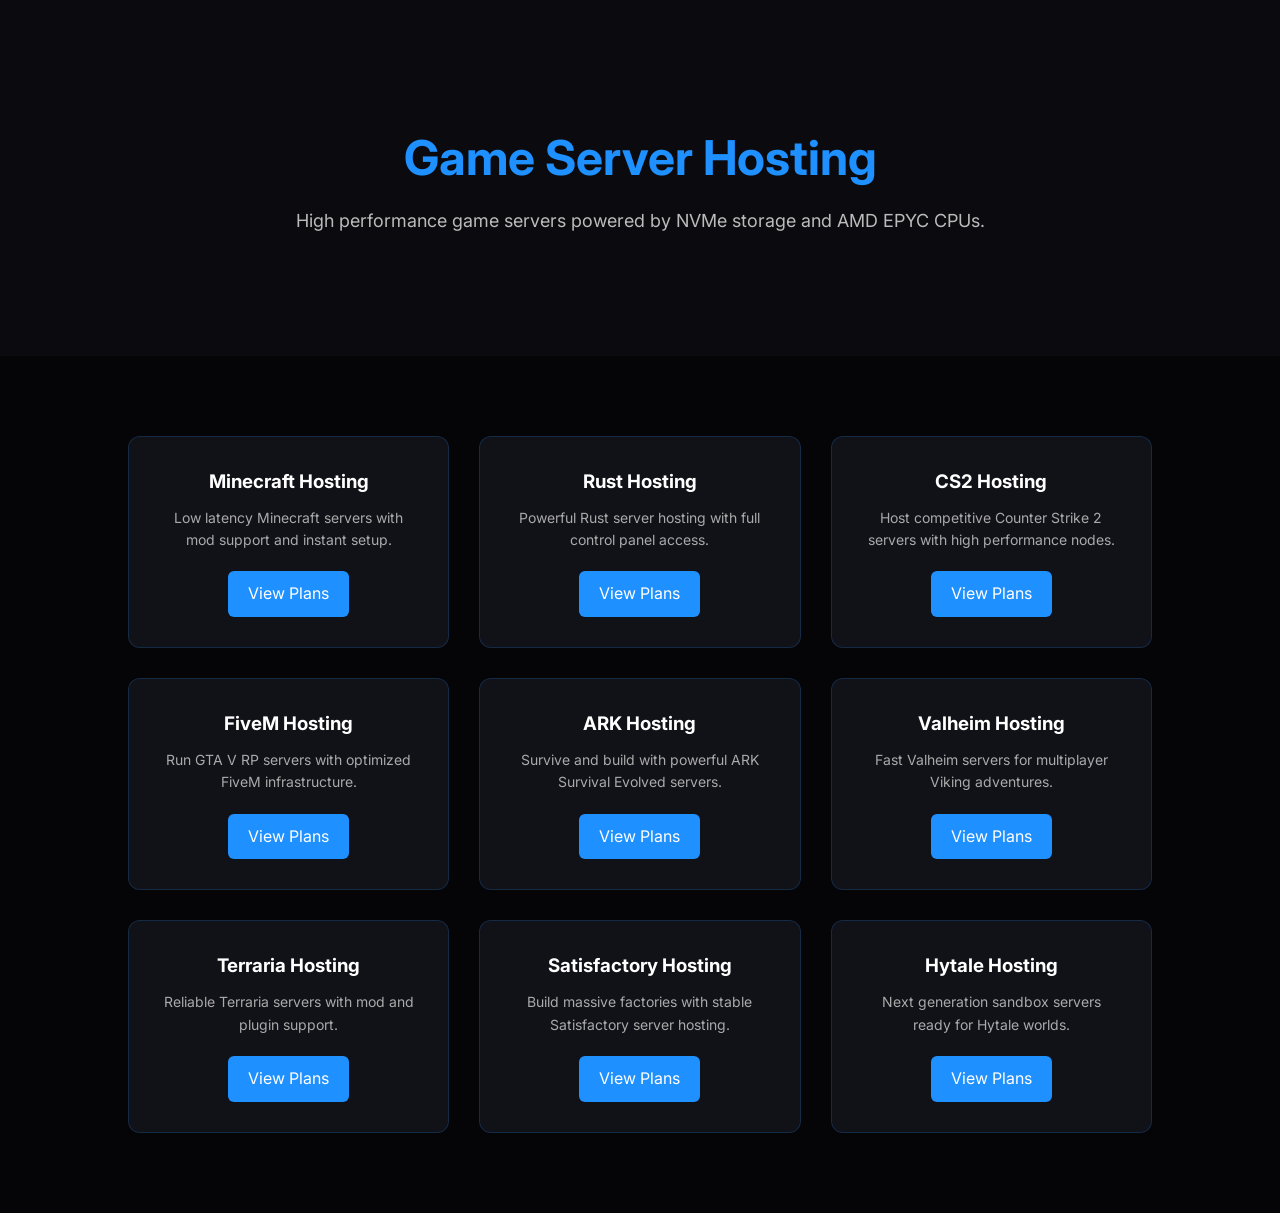
<file: game-servers.html>
<!DOCTYPE html>
<html lang="en">
<head>
<meta charset="UTF-8">
<meta name="viewport" content="width=device-width, initial-scale=1.0">
<title>Game Server Hosting - SkullHost</title>

<link rel="stylesheet" href="style.css">

</head>

<body>

<section class="game-hero">
<h1>Game Server Hosting</h1>
<p>High performance game servers powered by NVMe storage and AMD EPYC CPUs.</p>
</section>


<section class="game-container">

<div class="game-card">
<h3>Minecraft Hosting</h3>
<p>Low latency Minecraft servers with mod support and instant setup.</p>
<a href="minecraft-hosting.html">View Plans</a>
</div>

<div class="game-card">
<h3>Rust Hosting</h3>
<p>Powerful Rust server hosting with full control panel access.</p>
<a href="#">View Plans</a>
</div>

<div class="game-card">
<h3>CS2 Hosting</h3>
<p>Host competitive Counter Strike 2 servers with high performance nodes.</p>
<a href="#">View Plans</a>
</div>

<div class="game-card">
<h3>FiveM Hosting</h3>
<p>Run GTA V RP servers with optimized FiveM infrastructure.</p>
<a href="#">View Plans</a>
</div>

<div class="game-card">
<h3>ARK Hosting</h3>
<p>Survive and build with powerful ARK Survival Evolved servers.</p>
<a href="#">View Plans</a>
</div>

<div class="game-card">
<h3>Valheim Hosting</h3>
<p>Fast Valheim servers for multiplayer Viking adventures.</p>
<a href="#">View Plans</a>
</div>

<div class="game-card">
<h3>Terraria Hosting</h3>
<p>Reliable Terraria servers with mod and plugin support.</p>
<a href="#">View Plans</a>
</div>

<div class="game-card">
<h3>Satisfactory Hosting</h3>
<p>Build massive factories with stable Satisfactory server hosting.</p>
<a href="#">View Plans</a>
</div>

<div class="game-card">
<h3>Hytale Hosting</h3>
<p>Next generation sandbox servers ready for Hytale worlds.</p>
<a href="#">View Plans</a>
</div>

</section>

</body>
</html>
</file>
<file: style.css>
/* ===== SKULLHOST GLOBAL STYLES ===== */
@import url('https://fonts.googleapis.com/css2?family=Inter:wght@300;400;500;600;700;800;900&family=JetBrains+Mono:wght@400;500;600;700&display=swap');

:root {
  --bg-primary: #0b0b0f;
  --bg-secondary: #0e0e14;
  --bg-card: rgba(15, 15, 25, 0.6);
  --accent: #1e90ff;
  --accent-dark: #1570cc;
  --accent-glow: rgba(30, 144, 255, 0.3);
  --accent-glow-strong: rgba(30, 144, 255, 0.5);
  --text-primary: #ffffff;
  --text-secondary: #a0aec0;
  --text-muted: #64748b;
  --border-color: rgba(30, 144, 255, 0.15);
  --border-hover: rgba(30, 144, 255, 0.4);
  --glass-bg: rgba(15, 15, 30, 0.5);
  --glass-border: rgba(30, 144, 255, 0.1);
  --gradient-1: linear-gradient(135deg, #1e90ff 0%, #0050a0 100%);
  --gradient-2: linear-gradient(135deg, #0b0b0f 0%, #111128 100%);
  --gradient-radial: radial-gradient(ellipse at center, rgba(30,144,255,0.08) 0%, transparent 70%);
}

* {
  margin: 0;
  padding: 0;
  box-sizing: border-box;
}

html {
  scroll-behavior: smooth;
  overflow-x: hidden;
}

body {
  font-family: 'Inter', -apple-system, BlinkMacSystemFont, sans-serif;
  background-color: var(--bg-primary);
  color: var(--text-primary);
  line-height: 1.6;
  overflow-x: hidden;
  -webkit-font-smoothing: antialiased;
  -moz-osx-font-smoothing: grayscale;
}

/* ===== LOADER ===== */
.loader-wrapper {
  position: fixed;
  top: 0;
  left: 0;
  width: 100%;
  height: 100%;
  background: var(--bg-primary);
  display: flex;
  align-items: center;
  justify-content: center;
  z-index: 99999;
  transition: opacity 0.5s ease, visibility 0.5s ease;
}

.loader-wrapper.hidden {
  opacity: 0;
  visibility: hidden;
}

.loader {
  display: flex;
  flex-direction: column;
  align-items: center;
  gap: 24px;
}

.loader-skull {
  font-size: 48px;
  animation: loaderPulse 1.2s ease-in-out infinite;
}

.loader-bar {
  width: 200px;
  height: 3px;
  background: rgba(30, 144, 255, 0.1);
  border-radius: 10px;
  overflow: hidden;
}

.loader-bar-inner {
  width: 40%;
  height: 100%;
  background: var(--gradient-1);
  border-radius: 10px;
  animation: loaderSlide 1s ease-in-out infinite;
}

@keyframes loaderPulse {
  0%, 100% { opacity: 0.4; transform: scale(0.95); }
  50% { opacity: 1; transform: scale(1.05); }
}

@keyframes loaderSlide {
  0% { transform: translateX(-100%); }
  100% { transform: translateX(350%); }
}

/* ===== SCROLLBAR ===== */
::-webkit-scrollbar {
  width: 8px;
}
::-webkit-scrollbar-track {
  background: var(--bg-primary);
}
::-webkit-scrollbar-thumb {
  background: rgba(30, 144, 255, 0.3);
  border-radius: 4px;
}
::-webkit-scrollbar-thumb:hover {
  background: rgba(30, 144, 255, 0.5);
}

/* ===== NAVBAR ===== */
.navbar {
  position: fixed;
  top: 0;
  left: 0;
  right: 0;
  z-index: 1000;
  padding: 0 24px;
  transition: all 0.3s ease;
  background: transparent;
}

.navbar.scrolled {
  background: rgba(11, 11, 15, 0.85);
  backdrop-filter: blur(20px);
  -webkit-backdrop-filter: blur(20px);
  border-bottom: 1px solid var(--border-color);
}

.navbar-inner {
  max-width: 1280px;
  margin: 0 auto;
  display: flex;
  align-items: center;
  justify-content: space-between;
  height: 72px;
}

.navbar-logo {
  display: flex;
  align-items: center;
  gap: 10px;
  text-decoration: none;
  font-size: 22px;
  font-weight: 800;
  color: var(--text-primary);
  letter-spacing: -0.5px;
}

.navbar-logo .skull-icon {
  font-size: 28px;
}

.navbar-logo .brand-accent {
  color: var(--accent);
}

.nav-links {
  display: flex;
  align-items: center;
  gap: 4px;
  list-style: none;
}

.nav-links a {
  text-decoration: none;
  color: var(--text-secondary);
  font-size: 14px;
  font-weight: 500;
  padding: 8px 14px;
  border-radius: 8px;
  transition: all 0.2s ease;
  position: relative;
}

.nav-links a:hover {
  color: var(--text-primary);
  background: rgba(30, 144, 255, 0.08);
}

.nav-links a.active {
  color: var(--accent);
}

/* Dropdown */
.nav-dropdown {
  position: relative;
}

.nav-dropdown-toggle {
  display: flex;
  align-items: center;
  gap: 4px;
  cursor: pointer;
}

.nav-dropdown-toggle svg {
  width: 12px;
  height: 12px;
  transition: transform 0.2s ease;
}

.nav-dropdown:hover .nav-dropdown-toggle svg {
  transform: rotate(180deg);
}

.nav-dropdown-menu {
  position: absolute;
  top: 100%;
  left: 50%;
  transform: translateX(-50%) translateY(8px);
  background: rgba(15, 15, 25, 0.95);
  backdrop-filter: blur(20px);
  border: 1px solid var(--border-color);
  border-radius: 12px;
  padding: 8px;
  min-width: 220px;
  opacity: 0;
  visibility: hidden;
  transition: all 0.2s ease;
  box-shadow: 0 20px 60px rgba(0,0,0,0.5);
}

.nav-dropdown:hover .nav-dropdown-menu {
  opacity: 1;
  visibility: visible;
  transform: translateX(-50%) translateY(0);
}

.nav-dropdown-menu a {
  display: flex;
  align-items: center;
  gap: 10px;
  padding: 10px 14px;
  border-radius: 8px;
  font-size: 13px;
  color: var(--text-secondary);
  transition: all 0.2s ease;
  white-space: nowrap;
}

.nav-dropdown-menu a:hover {
  background: rgba(30, 144, 255, 0.1);
  color: var(--text-primary);
}

.nav-dropdown-menu a .dd-icon {
  font-size: 16px;
  width: 24px;
  text-align: center;
}

.nav-actions {
  display: flex;
  align-items: center;
  gap: 10px;
}

.btn {
  display: inline-flex;
  align-items: center;
  justify-content: center;
  gap: 8px;
  padding: 10px 22px;
  font-size: 14px;
  font-weight: 600;
  border-radius: 10px;
  text-decoration: none;
  transition: all 0.3s ease;
  cursor: pointer;
  border: none;
  font-family: 'Inter', sans-serif;
  white-space: nowrap;
}

.btn-primary {
  background: var(--gradient-1);
  color: white;
  box-shadow: 0 4px 20px rgba(30, 144, 255, 0.3);
}

.btn-primary:hover {
  box-shadow: 0 8px 40px rgba(30, 144, 255, 0.5);
  transform: translateY(-2px);
}

.btn-secondary {
  background: rgba(30, 144, 255, 0.08);
  color: var(--accent);
  border: 1px solid var(--border-color);
}

.btn-secondary:hover {
  background: rgba(30, 144, 255, 0.15);
  border-color: var(--border-hover);
  transform: translateY(-2px);
}

.btn-outline {
  background: transparent;
  color: var(--text-primary);
  border: 1px solid var(--border-color);
}

.btn-outline:hover {
  border-color: var(--border-hover);
  background: rgba(30, 144, 255, 0.05);
  transform: translateY(-2px);
}

.btn-lg {
  padding: 14px 32px;
  font-size: 16px;
  border-radius: 12px;
}

.btn-sm {
  padding: 8px 16px;
  font-size: 13px;
  border-radius: 8px;
}

/* Mobile Menu */
.mobile-toggle {
  display: none;
  flex-direction: column;
  gap: 5px;
  cursor: pointer;
  padding: 8px;
  background: none;
  border: none;
}

.mobile-toggle span {
  display: block;
  width: 22px;
  height: 2px;
  background: var(--text-primary);
  border-radius: 2px;
  transition: all 0.3s ease;
}

.mobile-toggle.active span:nth-child(1) {
  transform: rotate(45deg) translate(5px, 5px);
}
.mobile-toggle.active span:nth-child(2) {
  opacity: 0;
}
.mobile-toggle.active span:nth-child(3) {
  transform: rotate(-45deg) translate(5px, -5px);
}

.mobile-menu {
  display: none;
  position: fixed;
  top: 72px;
  left: 0;
  right: 0;
  bottom: 0;
  background: rgba(11, 11, 15, 0.98);
  backdrop-filter: blur(20px);
  padding: 24px;
  z-index: 999;
  overflow-y: auto;
}

.mobile-menu.active {
  display: block;
  animation: fadeInDown 0.3s ease;
}

@keyframes fadeInDown {
  from { opacity: 0; transform: translateY(-10px); }
  to { opacity: 1; transform: translateY(0); }
}

.mobile-menu a {
  display: block;
  padding: 14px 16px;
  color: var(--text-secondary);
  text-decoration: none;
  font-size: 15px;
  font-weight: 500;
  border-radius: 10px;
  transition: all 0.2s ease;
}

.mobile-menu a:hover {
  background: rgba(30, 144, 255, 0.08);
  color: var(--text-primary);
}

.mobile-menu-section {
  padding: 8px 16px;
  font-size: 11px;
  font-weight: 700;
  text-transform: uppercase;
  letter-spacing: 1.5px;
  color: var(--accent);
  margin-top: 16px;
}

/* ===== HERO ===== */
.hero {
  position: relative;
  min-height: 100vh;
  display: flex;
  align-items: center;
  justify-content: center;
  padding: 120px 24px 80px;
  overflow: hidden;
}

.hero-bg {
  position: absolute;
  inset: 0;
  z-index: 0;
}

.hero-grid {
  position: absolute;
  inset: 0;
  background-image:
    linear-gradient(rgba(30,144,255,0.03) 1px, transparent 1px),
    linear-gradient(90deg, rgba(30,144,255,0.03) 1px, transparent 1px);
  background-size: 60px 60px;
  animation: gridMove 20s linear infinite;
}

@keyframes gridMove {
  0% { transform: translate(0, 0); }
  100% { transform: translate(60px, 60px); }
}

.hero-glow-1 {
  position: absolute;
  top: -200px;
  left: 50%;
  transform: translateX(-50%);
  width: 800px;
  height: 800px;
  background: radial-gradient(circle, rgba(30,144,255,0.08) 0%, transparent 70%);
  pointer-events: none;
}

.hero-glow-2 {
  position: absolute;
  bottom: -300px;
  right: -200px;
  width: 600px;
  height: 600px;
  background: radial-gradient(circle, rgba(30,80,200,0.06) 0%, transparent 70%);
  pointer-events: none;
}

.hero-particles {
  position: absolute;
  inset: 0;
  overflow: hidden;
  pointer-events: none;
}

.particle {
  position: absolute;
  width: 2px;
  height: 2px;
  background: var(--accent);
  border-radius: 50%;
  opacity: 0;
  animation: particleFloat linear infinite;
}

@keyframes particleFloat {
  0% { opacity: 0; transform: translateY(100vh) scale(0); }
  10% { opacity: 0.6; }
  90% { opacity: 0.6; }
  100% { opacity: 0; transform: translateY(-10vh) scale(1); }
}

.hero-content {
  position: relative;
  z-index: 2;
  text-align: center;
  max-width: 800px;
}

.hero-badge {
  display: inline-flex;
  align-items: center;
  gap: 8px;
  padding: 6px 16px;
  background: rgba(30, 144, 255, 0.08);
  border: 1px solid var(--border-color);
  border-radius: 100px;
  font-size: 13px;
  font-weight: 500;
  color: var(--accent);
  margin-bottom: 28px;
  animation: fadeInUp 0.6s ease;
}

.hero-badge .pulse-dot {
  width: 6px;
  height: 6px;
  background: #22c55e;
  border-radius: 50%;
  animation: pulseDot 2s ease-in-out infinite;
}

@keyframes pulseDot {
  0%, 100% { opacity: 1; transform: scale(1); }
  50% { opacity: 0.5; transform: scale(1.5); }
}

.hero h1 {
  font-size: clamp(40px, 7vw, 72px);
  font-weight: 900;
  line-height: 1.05;
  letter-spacing: -2px;
  margin-bottom: 24px;
  animation: fadeInUp 0.6s ease 0.1s both;
}

.hero h1 .gradient-text {
  background: linear-gradient(135deg, #1e90ff 0%, #60b0ff 50%, #1e90ff 100%);
  background-size: 200% auto;
  -webkit-background-clip: text;
  -webkit-text-fill-color: transparent;
  background-clip: text;
  animation: gradientShift 4s ease infinite;
}

@keyframes gradientShift {
  0%, 100% { background-position: 0% center; }
  50% { background-position: 200% center; }
}

.hero p {
  font-size: clamp(16px, 2vw, 19px);
  color: var(--text-secondary);
  max-width: 600px;
  margin: 0 auto 36px;
  line-height: 1.7;
  animation: fadeInUp 0.6s ease 0.2s both;
}

.hero-buttons {
  display: flex;
  align-items: center;
  justify-content: center;
  gap: 14px;
  flex-wrap: wrap;
  animation: fadeInUp 0.6s ease 0.3s both;
}

.hero-stats {
  display: flex;
  align-items: center;
  justify-content: center;
  gap: 48px;
  margin-top: 64px;
  animation: fadeInUp 0.6s ease 0.4s both;
}

.hero-stat {
  text-align: center;
}

.hero-stat-value {
  font-size: 28px;
  font-weight: 800;
  color: var(--text-primary);
  font-family: 'JetBrains Mono', monospace;
}

.hero-stat-label {
  font-size: 13px;
  color: var(--text-muted);
  margin-top: 4px;
}

@keyframes fadeInUp {
  from { opacity: 0; transform: translateY(20px); }
  to { opacity: 1; transform: translateY(0); }
}

/* ===== SECTIONS ===== */
.section {
  padding: 100px 24px;
  position: relative;
}

.section-sm {
  padding: 60px 24px;
}

.container {
  max-width: 1200px;
  margin: 0 auto;
}

.container-lg {
  max-width: 1320px;
  margin: 0 auto;
}

.section-header {
  text-align: center;
  margin-bottom: 60px;
}

.section-label {
  display: inline-flex;
  align-items: center;
  gap: 8px;
  font-size: 12px;
  font-weight: 700;
  text-transform: uppercase;
  letter-spacing: 2px;
  color: var(--accent);
  margin-bottom: 16px;
}

.section-title {
  font-size: clamp(28px, 4vw, 42px);
  font-weight: 800;
  letter-spacing: -1px;
  margin-bottom: 16px;
  line-height: 1.15;
}

.section-desc {
  font-size: 17px;
  color: var(--text-secondary);
  max-width: 600px;
  margin: 0 auto;
  line-height: 1.7;
}

/* ===== GLASS CARD ===== */
.glass-card {
  background: var(--glass-bg);
  backdrop-filter: blur(12px);
  -webkit-backdrop-filter: blur(12px);
  border: 1px solid var(--glass-border);
  border-radius: 16px;
  padding: 32px;
  transition: all 0.4s ease;
  position: relative;
  overflow: hidden;
}

.glass-card::before {
  content: '';
  position: absolute;
  inset: 0;
  border-radius: 16px;
  padding: 1px;
  background: linear-gradient(135deg, rgba(30,144,255,0.2), transparent, rgba(30,144,255,0.1));
  -webkit-mask: linear-gradient(#fff 0 0) content-box, linear-gradient(#fff 0 0);
  -webkit-mask-composite: xor;
  mask-composite: exclude;
  opacity: 0;
  transition: opacity 0.4s ease;
  pointer-events: none;
}

.glass-card:hover {
  transform: translateY(-4px);
  border-color: var(--border-hover);
  box-shadow: 0 20px 60px rgba(30, 144, 255, 0.08);
}

.glass-card:hover::before {
  opacity: 1;
}

/* ===== FEATURE CARDS ===== */
.features-grid {
  display: grid;
  grid-template-columns: repeat(auto-fit, minmax(280px, 1fr));
  gap: 20px;
}

.feature-card {
  text-align: center;
  padding: 40px 28px;
}

.feature-icon {
  width: 56px;
  height: 56px;
  display: flex;
  align-items: center;
  justify-content: center;
  background: rgba(30, 144, 255, 0.08);
  border: 1px solid var(--border-color);
  border-radius: 14px;
  font-size: 24px;
  margin: 0 auto 20px;
  transition: all 0.3s ease;
}

.glass-card:hover .feature-icon {
  background: rgba(30, 144, 255, 0.15);
  box-shadow: 0 0 30px rgba(30, 144, 255, 0.2);
}

.feature-card h3 {
  font-size: 17px;
  font-weight: 700;
  margin-bottom: 10px;
}

.feature-card p {
  font-size: 14px;
  color: var(--text-secondary);
  line-height: 1.6;
}

/* ===== PRICING ===== */
.pricing-grid {
  display: grid;
  grid-template-columns: repeat(auto-fit, minmax(260px, 1fr));
  gap: 20px;
}

.pricing-card {
  padding: 36px 28px;
  text-align: center;
  position: relative;
}

.pricing-card.popular {
  border-color: var(--accent);
  box-shadow: 0 0 40px rgba(30, 144, 255, 0.1);
}

.pricing-card.popular::after {
  content: 'Most Popular';
  position: absolute;
  top: -1px;
  left: 50%;
  transform: translateX(-50%);
  background: var(--gradient-1);
  color: white;
  font-size: 11px;
  font-weight: 700;
  padding: 4px 16px;
  border-radius: 0 0 8px 8px;
  text-transform: uppercase;
  letter-spacing: 0.5px;
}

.pricing-plan-name {
  font-size: 18px;
  font-weight: 700;
  margin-bottom: 4px;
}

.pricing-plan-desc {
  font-size: 13px;
  color: var(--text-muted);
  margin-bottom: 20px;
}

.pricing-amount {
  display: flex;
  align-items: baseline;
  justify-content: center;
  gap: 2px;
  margin-bottom: 24px;
}

.pricing-currency {
  font-size: 20px;
  font-weight: 700;
  color: var(--accent);
}

.pricing-value {
  font-size: 48px;
  font-weight: 900;
  letter-spacing: -2px;
  line-height: 1;
  color: var(--text-primary);
}

.pricing-period {
  font-size: 14px;
  color: var(--text-muted);
  font-weight: 500;
}

.pricing-features {
  list-style: none;
  margin-bottom: 28px;
  text-align: left;
}

.pricing-features li {
  padding: 8px 0;
  font-size: 14px;
  color: var(--text-secondary);
  display: flex;
  align-items: center;
  gap: 10px;
  border-bottom: 1px solid rgba(255,255,255,0.03);
}

.pricing-features li:last-child {
  border-bottom: none;
}

.pricing-features .check {
  color: var(--accent);
  font-size: 14px;
  flex-shrink: 0;
}

/* ===== MAP ===== */
.map-section {
  position: relative;
}

.world-map-container {
  position: relative;
  max-width: 900px;
  margin: 0 auto;
  padding: 40px 0;
}

.world-map-svg {
  width: 100%;
  height: auto;
  opacity: 0.15;
}

.map-pin {
  position: absolute;
  display: flex;
  flex-direction: column;
  align-items: center;
  gap: 6px;
  transform: translate(-50%, -50%);
  z-index: 2;
}

.map-pin-dot {
  width: 14px;
  height: 14px;
  background: var(--accent);
  border-radius: 50%;
  position: relative;
  box-shadow: 0 0 20px rgba(30, 144, 255, 0.6);
}

.map-pin-dot::before {
  content: '';
  position: absolute;
  inset: -6px;
  border: 2px solid rgba(30, 144, 255, 0.3);
  border-radius: 50%;
  animation: pingRing 2s ease-out infinite;
}

@keyframes pingRing {
  0% { transform: scale(1); opacity: 0.8; }
  100% { transform: scale(2.5); opacity: 0; }
}

.map-pin-label {
  background: rgba(15, 15, 25, 0.9);
  border: 1px solid var(--border-color);
  padding: 6px 12px;
  border-radius: 8px;
  font-size: 12px;
  font-weight: 600;
  white-space: nowrap;
  backdrop-filter: blur(8px);
}

.map-pin-label small {
  display: block;
  font-size: 10px;
  color: var(--text-muted);
  font-weight: 400;
}

/* ===== LOCATION CARDS ===== */
.locations-grid {
  display: grid;
  grid-template-columns: repeat(auto-fit, minmax(300px, 1fr));
  gap: 20px;
  margin-top: 40px;
}

.location-card {
  display: flex;
  align-items: center;
  gap: 20px;
  padding: 28px;
}

.location-flag {
  font-size: 40px;
  flex-shrink: 0;
}

.location-info h3 {
  font-size: 17px;
  font-weight: 700;
  margin-bottom: 4px;
}

.location-info p {
  font-size: 13px;
  color: var(--text-secondary);
  line-height: 1.5;
}

.location-status {
  display: inline-flex;
  align-items: center;
  gap: 6px;
  font-size: 12px;
  font-weight: 600;
  color: #22c55e;
  margin-top: 8px;
}

.location-status .dot {
  width: 6px;
  height: 6px;
  background: #22c55e;
  border-radius: 50%;
}

/* ===== TEAM ===== */
.team-grid {
  display: grid;
  grid-template-columns: repeat(auto-fit, minmax(200px, 1fr));
  gap: 20px;
}

.team-card {
  text-align: center;
  padding: 36px 20px;
}

.team-avatar {
  width: 80px;
  height: 80px;
  background: linear-gradient(135deg, rgba(30,144,255,0.2), rgba(30,80,200,0.1));
  border: 2px solid var(--border-color);
  border-radius: 50%;
  margin: 0 auto 16px;
  display: flex;
  align-items: center;
  justify-content: center;
  font-size: 32px;
  transition: all 0.3s ease;
}

.glass-card:hover .team-avatar {
  border-color: var(--accent);
  box-shadow: 0 0 30px rgba(30, 144, 255, 0.2);
}

.team-card h3 {
  font-size: 16px;
  font-weight: 700;
  margin-bottom: 4px;
}

.team-card p {
  font-size: 13px;
  color: var(--accent);
  font-weight: 500;
}

/* ===== FAQ ===== */
.faq-list {
  max-width: 720px;
  margin: 0 auto;
  display: flex;
  flex-direction: column;
  gap: 12px;
}

.faq-item {
  border: 1px solid var(--glass-border);
  border-radius: 12px;
  background: var(--glass-bg);
  overflow: hidden;
  transition: all 0.3s ease;
}

.faq-item:hover {
  border-color: var(--border-hover);
}

.faq-question {
  display: flex;
  align-items: center;
  justify-content: space-between;
  padding: 20px 24px;
  cursor: pointer;
  font-size: 15px;
  font-weight: 600;
  transition: all 0.2s ease;
  user-select: none;
}

.faq-question:hover {
  color: var(--accent);
}

.faq-arrow {
  transition: transform 0.3s ease;
  color: var(--text-muted);
  font-size: 14px;
}

.faq-item.active .faq-arrow {
  transform: rotate(180deg);
  color: var(--accent);
}

.faq-answer {
  max-height: 0;
  overflow: hidden;
  transition: max-height 0.4s ease;
}

.faq-answer-inner {
  padding: 0 24px 20px;
  font-size: 14px;
  color: var(--text-secondary);
  line-height: 1.7;
}

/* ===== COMMUNITY CTA ===== */
.cta-section {
  position: relative;
  overflow: hidden;
}

.cta-box {
  background: linear-gradient(135deg, rgba(30,144,255,0.08), rgba(15,15,30,0.8));
  border: 1px solid var(--border-color);
  border-radius: 24px;
  padding: 64px 40px;
  text-align: center;
  position: relative;
  overflow: hidden;
}

.cta-box::before {
  content: '';
  position: absolute;
  top: -50%;
  left: -50%;
  width: 200%;
  height: 200%;
  background: radial-gradient(circle at center, rgba(30,144,255,0.06) 0%, transparent 50%);
  pointer-events: none;
}

.cta-box h2 {
  font-size: clamp(24px, 4vw, 36px);
  font-weight: 800;
  margin-bottom: 16px;
  position: relative;
}

.cta-box p {
  font-size: 17px;
  color: var(--text-secondary);
  margin-bottom: 32px;
  max-width: 500px;
  margin-left: auto;
  margin-right: auto;
  position: relative;
}

.cta-box .cta-buttons {
  position: relative;
  display: flex;
  align-items: center;
  justify-content: center;
  gap: 14px;
  flex-wrap: wrap;
}

/* ===== FOOTER ===== */
.footer {
  border-top: 1px solid var(--border-color);
  padding: 64px 24px 32px;
  background: var(--bg-secondary);
}

.footer-inner {
  max-width: 1200px;
  margin: 0 auto;
}

.footer-grid {
  display: grid;
  grid-template-columns: 2fr 1fr 1fr 1fr 1fr;
  gap: 40px;
  margin-bottom: 48px;
}

.footer-brand p {
  font-size: 14px;
  color: var(--text-secondary);
  line-height: 1.7;
  margin-top: 12px;
  max-width: 280px;
}

.footer-col h4 {
  font-size: 13px;
  font-weight: 700;
  text-transform: uppercase;
  letter-spacing: 1px;
  color: var(--text-primary);
  margin-bottom: 16px;
}

.footer-col a {
  display: block;
  font-size: 13px;
  color: var(--text-secondary);
  text-decoration: none;
  padding: 5px 0;
  transition: color 0.2s ease;
}

.footer-col a:hover {
  color: var(--accent);
}

.footer-bottom {
  display: flex;
  align-items: center;
  justify-content: space-between;
  padding-top: 32px;
  border-top: 1px solid rgba(255,255,255,0.05);
  font-size: 13px;
  color: var(--text-muted);
  flex-wrap: wrap;
  gap: 16px;
}

.footer-bottom-links {
  display: flex;
  gap: 20px;
}

.footer-bottom-links a {
  color: var(--text-muted);
  text-decoration: none;
  transition: color 0.2s ease;
}

.footer-bottom-links a:hover {
  color: var(--accent);
}

/* ===== PAGE HERO ===== */
.page-hero {
  padding: 160px 24px 80px;
  text-align: center;
  position: relative;
  overflow: hidden;
}

.page-hero::before {
  content: '';
  position: absolute;
  inset: 0;
  background-image:
    linear-gradient(rgba(30,144,255,0.02) 1px, transparent 1px),
    linear-gradient(90deg, rgba(30,144,255,0.02) 1px, transparent 1px);
  background-size: 60px 60px;
}

.page-hero::after {
  content: '';
  position: absolute;
  top: -100px;
  left: 50%;
  transform: translateX(-50%);
  width: 600px;
  height: 400px;
  background: radial-gradient(circle, rgba(30,144,255,0.08) 0%, transparent 70%);
  pointer-events: none;
}

.page-hero h1 {
  font-size: clamp(32px, 5vw, 52px);
  font-weight: 900;
  letter-spacing: -1.5px;
  margin-bottom: 16px;
  position: relative;
  z-index: 1;
}

.page-hero p {
  font-size: 18px;
  color: var(--text-secondary);
  max-width: 560px;
  margin: 0 auto;
  position: relative;
  z-index: 1;
}

/* ===== INFRA SPECS ===== */
.specs-grid {
  display: grid;
  grid-template-columns: repeat(auto-fit, minmax(260px, 1fr));
  gap: 20px;
}

.spec-card {
  display: flex;
  gap: 16px;
  padding: 28px;
}

.spec-icon {
  width: 48px;
  height: 48px;
  display: flex;
  align-items: center;
  justify-content: center;
  background: rgba(30, 144, 255, 0.08);
  border: 1px solid var(--border-color);
  border-radius: 12px;
  font-size: 20px;
  flex-shrink: 0;
}

.spec-info h3 {
  font-size: 15px;
  font-weight: 700;
  margin-bottom: 4px;
}

.spec-info p {
  font-size: 13px;
  color: var(--text-secondary);
  line-height: 1.5;
}

/* ===== SCROLL REVEAL ===== */
.reveal {
  opacity: 0;
  transform: translateY(30px);
  transition: all 0.7s cubic-bezier(0.16, 1, 0.3, 1);
}

.reveal.visible {
  opacity: 1;
  transform: translateY(0);
}

.reveal-delay-1 { transition-delay: 0.1s; }
.reveal-delay-2 { transition-delay: 0.2s; }
.reveal-delay-3 { transition-delay: 0.3s; }
.reveal-delay-4 { transition-delay: 0.4s; }

/* ===== CONTACT FORM ===== */
.contact-form {
  max-width: 600px;
  margin: 0 auto;
}

.form-group {
  margin-bottom: 20px;
}

.form-label {
  display: block;
  font-size: 13px;
  font-weight: 600;
  margin-bottom: 8px;
  color: var(--text-secondary);
}

.form-input,
.form-textarea,
.form-select {
  width: 100%;
  padding: 12px 16px;
  background: rgba(15, 15, 30, 0.6);
  border: 1px solid var(--border-color);
  border-radius: 10px;
  color: var(--text-primary);
  font-size: 14px;
  font-family: 'Inter', sans-serif;
  transition: all 0.2s ease;
  outline: none;
}

.form-input:focus,
.form-textarea:focus,
.form-select:focus {
  border-color: var(--accent);
  box-shadow: 0 0 0 3px rgba(30, 144, 255, 0.1);
}

.form-textarea {
  min-height: 140px;
  resize: vertical;
}

.form-select {
  appearance: none;
  cursor: pointer;
}

/* ===== KB / LEGAL PAGES ===== */
.content-page {
  max-width: 800px;
  margin: 0 auto;
  padding: 0 24px 80px;
}

.content-page h2 {
  font-size: 22px;
  font-weight: 700;
  margin: 40px 0 16px;
  color: var(--text-primary);
}

.content-page h3 {
  font-size: 18px;
  font-weight: 600;
  margin: 32px 0 12px;
  color: var(--text-primary);
}

.content-page p {
  font-size: 15px;
  color: var(--text-secondary);
  line-height: 1.8;
  margin-bottom: 16px;
}

.content-page ul {
  list-style: none;
  margin-bottom: 16px;
}

.content-page ul li {
  padding: 6px 0;
  padding-left: 20px;
  position: relative;
  font-size: 15px;
  color: var(--text-secondary);
  line-height: 1.7;
}

.content-page ul li::before {
  content: '›';
  position: absolute;
  left: 0;
  color: var(--accent);
  font-weight: 700;
}

/* ===== MINECRAFT THEME ===== */
.mc-themed {
  background: linear-gradient(135deg, rgba(34, 139, 34, 0.05), rgba(15, 15, 30, 0.8));
}

.mc-badge {
  background: rgba(34, 139, 34, 0.1);
  color: #22c55e;
  border-color: rgba(34, 139, 34, 0.2);
}

/* ===== DEDICATED SERVERS ===== */
.server-table-wrapper {
  overflow-x: auto;
  border-radius: 16px;
  border: 1px solid var(--glass-border);
}

.server-table {
  width: 100%;
  border-collapse: collapse;
  font-size: 14px;
}

.server-table thead {
  background: rgba(30, 144, 255, 0.06);
}

.server-table th {
  padding: 16px 20px;
  text-align: left;
  font-weight: 700;
  font-size: 12px;
  text-transform: uppercase;
  letter-spacing: 0.5px;
  color: var(--text-muted);
  border-bottom: 1px solid var(--glass-border);
}

.server-table td {
  padding: 16px 20px;
  border-bottom: 1px solid rgba(255,255,255,0.03);
  color: var(--text-secondary);
}

.server-table tr:hover td {
  background: rgba(30, 144, 255, 0.03);
}

.server-table .price-cell {
  font-weight: 700;
  color: var(--accent);
  font-size: 16px;
}

/* ===== RESPONSIVE ===== */
@media (max-width: 1024px) {
  .nav-links { display: none; }
  .mobile-toggle { display: flex; }
  .footer-grid {
    grid-template-columns: 1fr 1fr;
  }
}

@media (max-width: 768px) {
  .hero-stats {
    flex-direction: column;
    gap: 24px;
  }
  .pricing-grid {
    grid-template-columns: 1fr;
    max-width: 400px;
    margin-left: auto;
    margin-right: auto;
  }
  .footer-grid {
    grid-template-columns: 1fr;
    gap: 32px;
  }
  .footer-bottom {
    flex-direction: column;
    text-align: center;
  }
  .cta-box {
    padding: 48px 24px;
  }
}

@media (max-width: 480px) {
  .hero-buttons {
    flex-direction: column;
    width: 100%;
  }
  .hero-buttons .btn {
    width: 100%;
  }
  .section {
    padding: 64px 16px;
  }
  .page-hero {
    padding: 140px 16px 60px;
  }
}

/* GAME SERVERS PAGE */

.game-hero{
background:#0b0b0f;
padding:120px 20px;
text-align:center;
}

.game-hero h1{
font-size:48px;
color:#1e90ff;
margin-bottom:10px;
}

.game-hero p{
color:#bbb;
font-size:18px;
}

/* GRID */

.game-container{
display:grid;
grid-template-columns:repeat(auto-fit,minmax(260px,1fr));
gap:30px;
padding:80px 10%;
background:#050507;
}

/* CARD */

.game-card{
background:#111118;
border:1px solid rgba(30,144,255,0.2);
border-radius:12px;
padding:30px;
text-align:center;
transition:0.3s;
}

.game-card:hover{
transform:translateY(-6px);
border-color:#1e90ff;
box-shadow:0 0 20px rgba(30,144,255,0.4);
}

.game-card h3{
color:white;
margin-bottom:10px;
}

.game-card p{
color:#aaa;
font-size:14px;
margin-bottom:20px;
}

.game-card a{
display:inline-block;
padding:10px 20px;
background:#1e90ff;
color:white;
text-decoration:none;
border-radius:6px;
transition:0.3s;
}

.game-card a:hover{
background:#0f6ed4;
}
</file>
